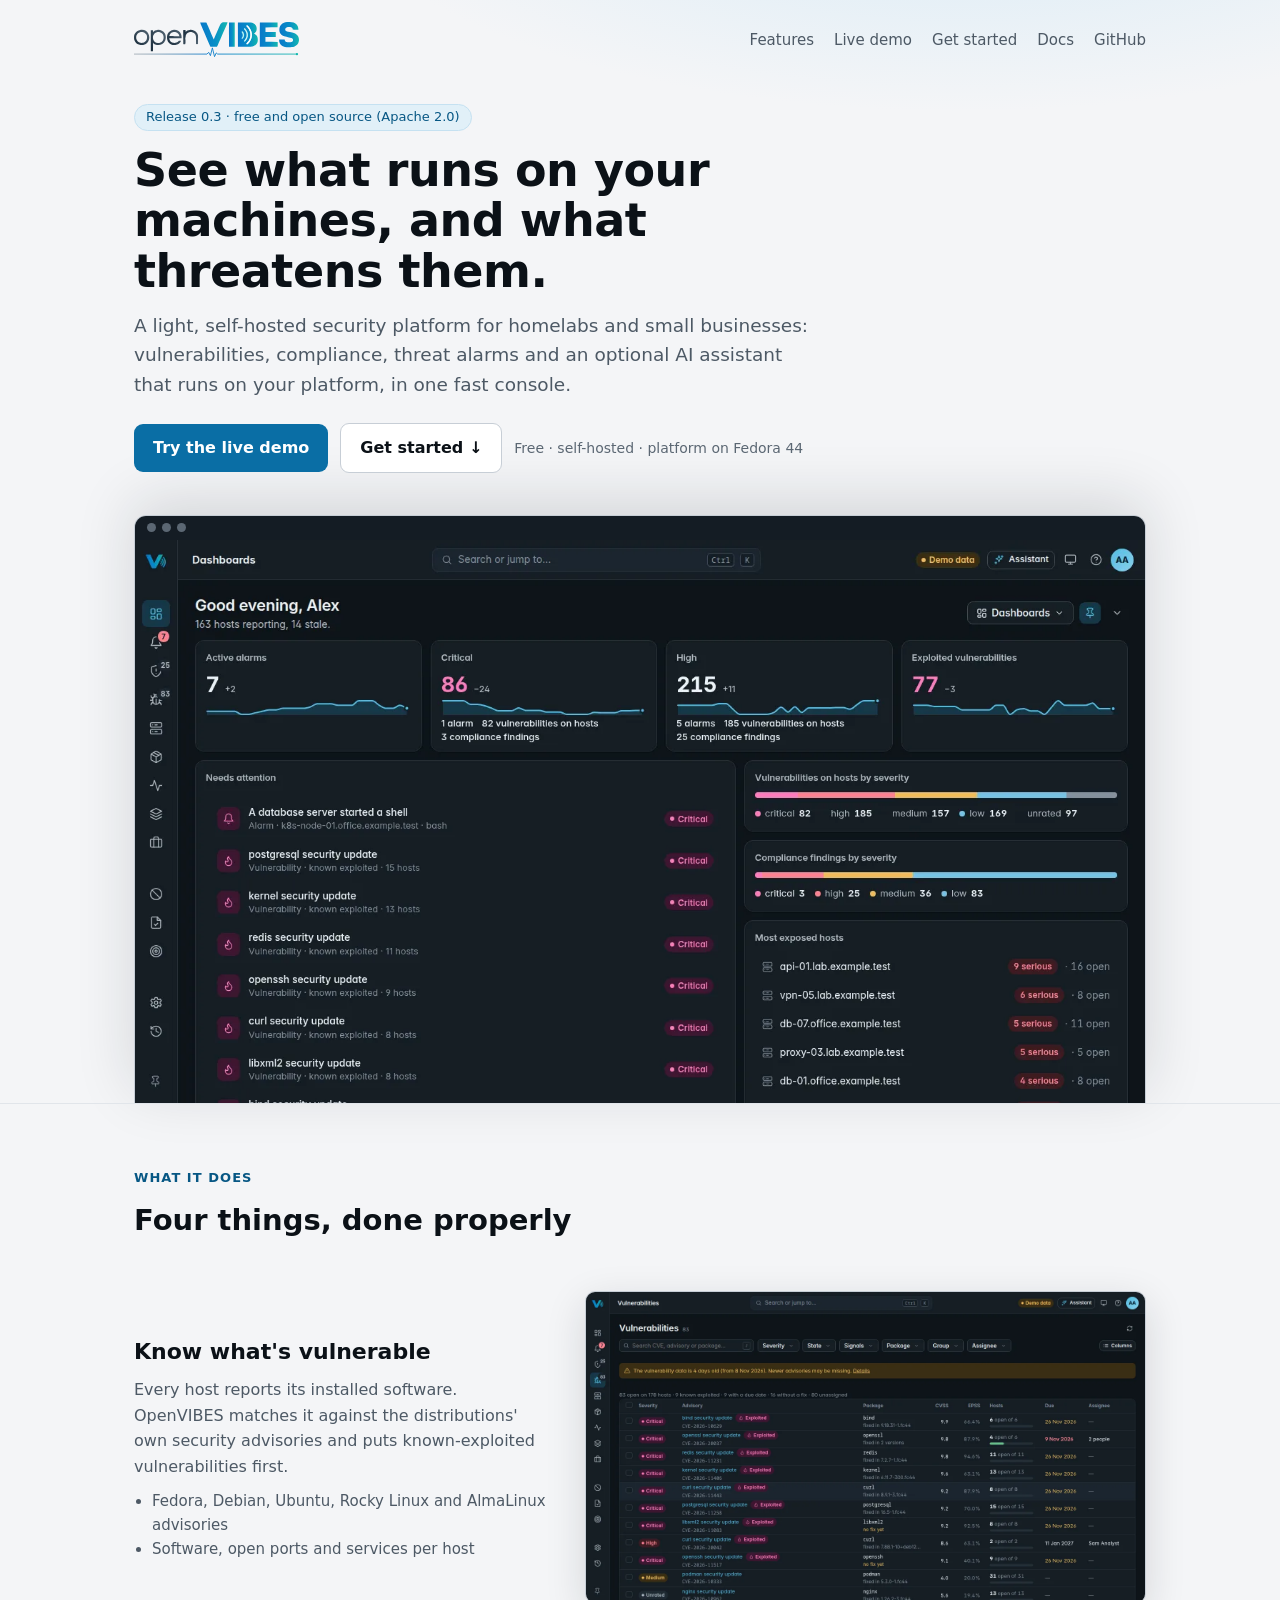
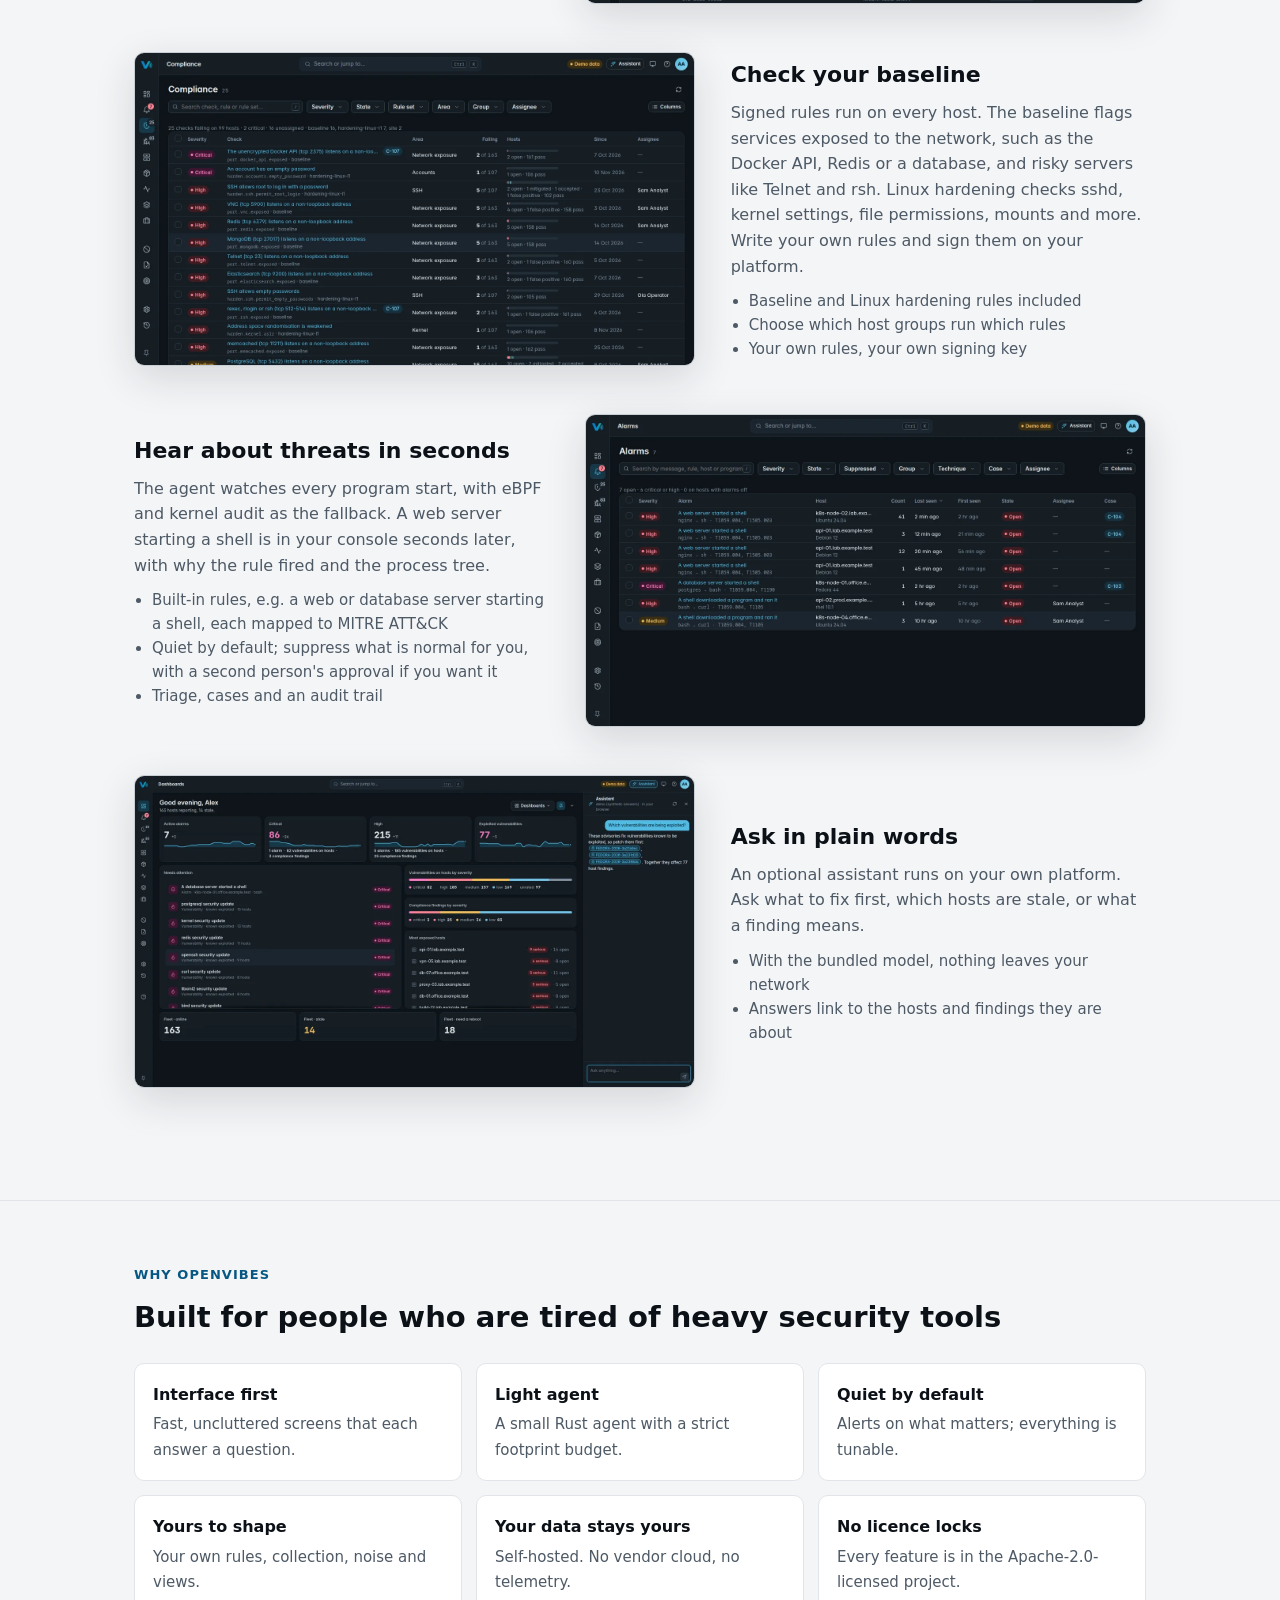
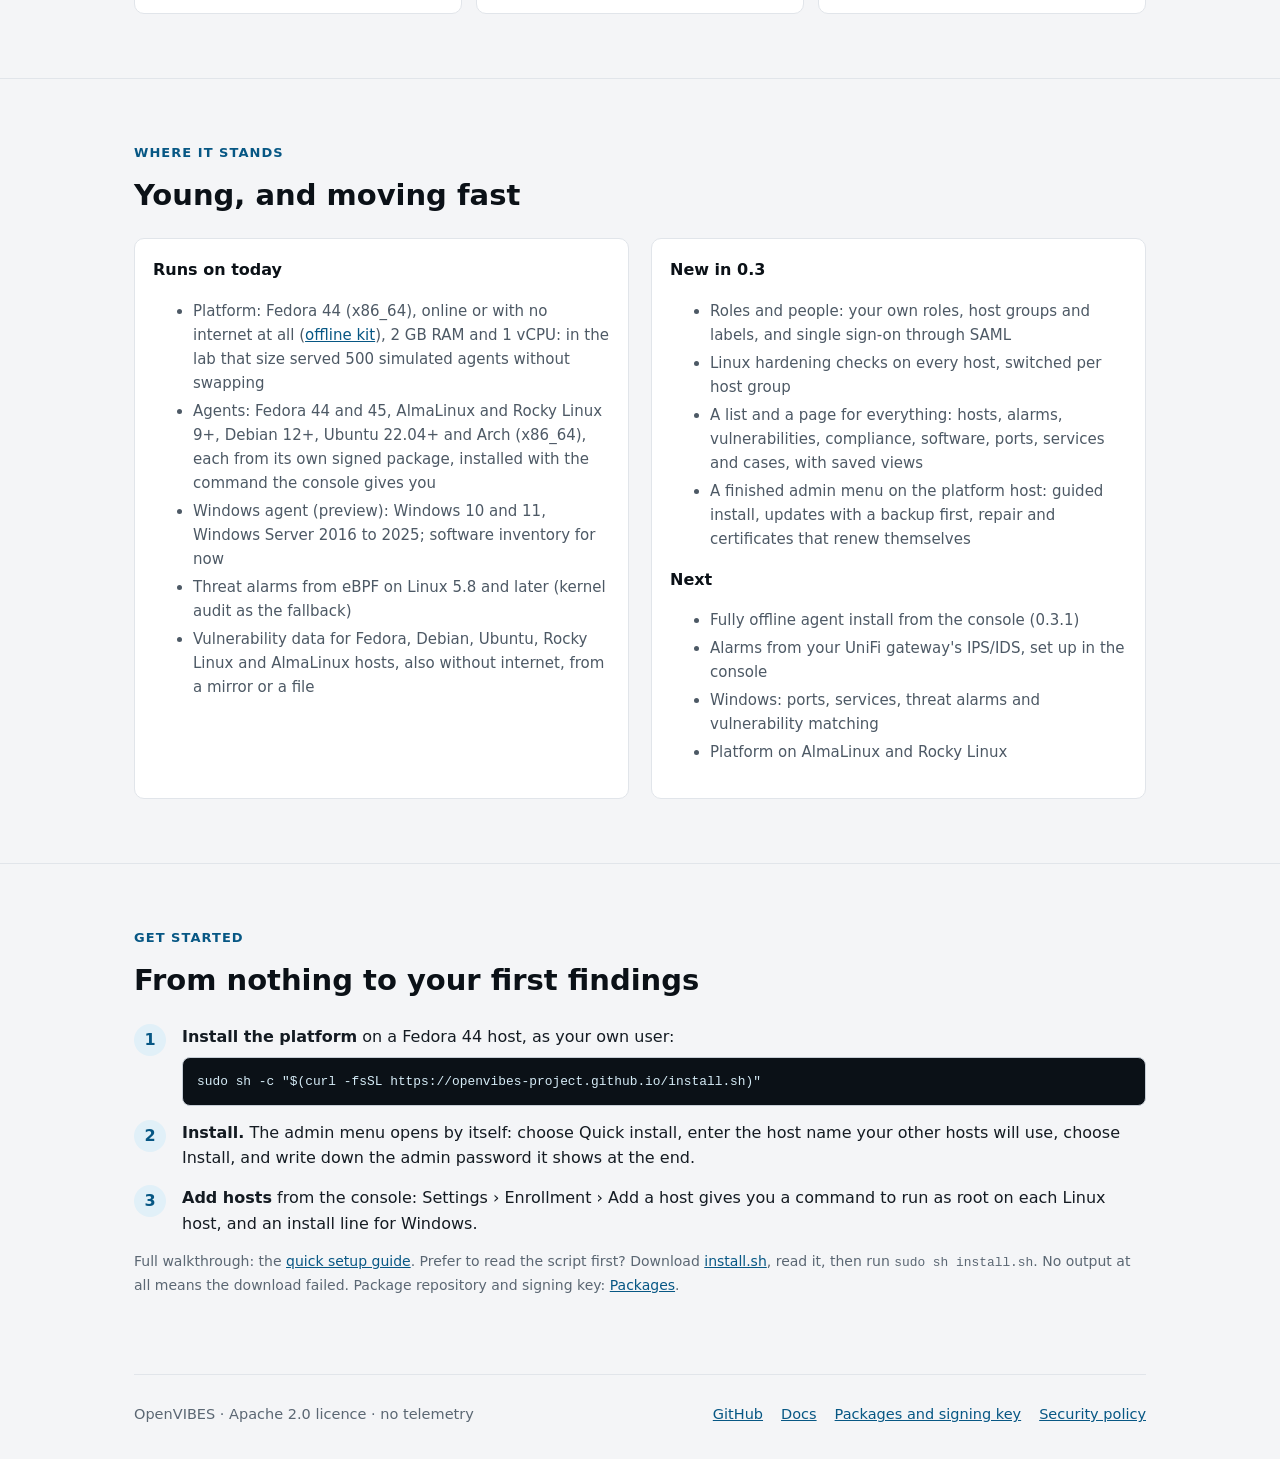
<file: index.html>
<!doctype html>
<html lang="en">
<head>
<meta charset="utf-8">
<meta name="viewport" content="width=device-width, initial-scale=1">
<title>OpenVIBES: light, self-hosted security for your own machines</title>
<meta name="description" content="Free and open-source security platform for homelabs and small businesses: vulnerabilities, compliance, threat alarms and an optional AI assistant that runs on your platform, self-hosted.">
<meta name="color-scheme" content="dark light">
<link rel="canonical" href="https://openvibes-project.github.io/">
<link rel="icon" href="assets/mark.svg" type="image/svg+xml">
<link rel="icon" href="assets/favicon-32.png" sizes="32x32" type="image/png">
<link rel="apple-touch-icon" href="assets/mark-192.png">
<link rel="stylesheet" href="site.css">
</head>
<body>
<header class="hero">
  <div class="wrap">
    <nav class="nav" aria-label="Main">
      <a class="logo" href="./"><img class="wm-dark" src="assets/wordmark-dark.svg" alt="OpenVIBES" width="165" height="35"><img class="wm-light" src="assets/wordmark-light.svg" alt="OpenVIBES" width="165" height="35"></a>
      <ul>
        <li><a href="#features">Features</a></li>
        <li><a href="https://openvibes-project.github.io/openvibes-platform/">Live demo</a></li>
        <li><a href="#get-started">Get started</a></li>
        <li><a href="https://github.com/openvibes-project/openvibes-platform/blob/main/docs/quick-setup.md">Docs</a></li>
        <li><a href="https://github.com/openvibes-project">GitHub</a></li>
      </ul>
    </nav>
    <span class="pill">Release 0.3 · free and open source (Apache 2.0)</span>
    <h1>See what runs on your machines, and what threatens them.</h1>
    <p class="lead">A light, self-hosted security platform for homelabs and small businesses: vulnerabilities, compliance, threat alarms and an optional AI assistant that runs on your platform, in one fast console.</p>
    <div class="btns">
      <a class="btn btn-primary" href="https://openvibes-project.github.io/openvibes-platform/">Try the live demo</a>
      <a class="btn btn-secondary" href="#get-started">Get started <span aria-hidden="true">↓</span></a>
      <span class="note">Free · self-hosted · platform on Fedora 44</span>
    </div>
    <div class="frame"><div class="bar" aria-hidden="true"><i></i><i></i><i></i></div>
      <img class="screen" src="assets/dashboard.webp" width="1414" height="788" alt="The OpenVIBES console's dashboard: active alarms, critical and high findings and exploited vulnerabilities with their trends, what needs attention first, findings by severity and the most exposed hosts.">
    </div>
  </div>
</header>

<main>
<section class="block" id="features"><div class="wrap">
  <div class="kicker">What it does</div>
  <h2>Four things, done properly</h2>

  <div class="feat"><div class="txt">
    <h3>Know what's vulnerable</h3>
    <p>Every host reports its installed software. OpenVIBES matches it against the distributions' own security advisories and puts known-exploited vulnerabilities first.</p>
    <ul><li>Fedora, Debian, Ubuntu, Rocky Linux and AlmaLinux advisories</li><li>Software, open ports and services per host</li></ul>
  </div><div class="shot"><img class="screen" src="assets/vulnerabilities.webp" width="1414" height="788" loading="lazy" alt="The Vulnerabilities list: one row per CVE with its severity, package and fixed version, CVSS and EPSS scores, known-exploited markers, open hosts and due dates."></div></div>

  <div class="feat rev"><div class="txt">
    <h3>Check your baseline</h3>
    <p>Signed rules run on every host. The baseline flags services exposed to the network, such as the Docker API, Redis or a database, and risky servers like Telnet and rsh. Linux hardening checks sshd, kernel settings, file permissions, mounts and more. Write your own rules and sign them on your platform.</p>
    <ul><li>Baseline and Linux hardening rules included</li><li>Choose which host groups run which rules</li><li>Your own rules, your own signing key</li></ul>
  </div><div class="shot"><img class="screen" src="assets/compliance.webp" width="1414" height="788" loading="lazy" alt="The Compliance list: one row per failing check, such as an exposed Docker API, an account with an empty password or SSH allowing root to log in with a password, with how many hosts fail it."></div></div>

  <div class="feat"><div class="txt">
    <h3>Hear about threats in seconds</h3>
    <p>The agent watches every program start, with eBPF and kernel audit as the fallback. A web server starting a shell is in your console seconds later, with why the rule fired and the process tree.</p>
    <ul><li>Built-in rules, e.g. a web or database server starting a shell, each mapped to MITRE ATT&amp;CK</li><li>Quiet by default; suppress what is normal for you, with a second person's approval if you want it</li><li>Triage, cases and an audit trail</li></ul>
  </div><div class="shot"><img class="screen" src="assets/alarm.webp" width="1414" height="788" loading="lazy" alt="The Alarms list: a web server or a database server that started a shell, and a shell that downloaded a program and ran it, each with its host, MITRE ATT&amp;CK techniques, count and state."></div></div>

  <div class="feat rev"><div class="txt">
    <h3>Ask in plain words</h3>
    <p>An optional assistant runs on your own platform. Ask what to fix first, which hosts are stale, or what a finding means.</p>
    <ul><li>With the bundled model, nothing leaves your network</li><li>Answers link to the hosts and findings they are about</li></ul>
  </div><div class="shot"><img class="screen" src="assets/assistant.webp" width="1414" height="788" loading="lazy" alt="The assistant beside the dashboard, answering 'Which vulnerabilities are being exploited?' with the advisories to patch first."></div></div>
</div></section>

<section class="block"><div class="wrap">
  <div class="kicker">Why OpenVIBES</div>
  <h2>Built for people who are tired of heavy security tools</h2>
  <div class="tiles">
    <div class="tile"><h3>Interface first</h3><span>Fast, uncluttered screens that each answer a question.</span></div>
    <div class="tile"><h3>Light agent</h3><span>A small Rust agent with a strict footprint budget.</span></div>
    <div class="tile"><h3>Quiet by default</h3><span>Alerts on what matters; everything is tunable.</span></div>
    <div class="tile"><h3>Yours to shape</h3><span>Your own rules, collection, noise and views.</span></div>
    <div class="tile"><h3>Your data stays yours</h3><span>Self-hosted. No vendor cloud, no telemetry.</span></div>
    <div class="tile"><h3>No licence locks</h3><span>Every feature is in the Apache-2.0-licensed project.</span></div>
  </div>
</div></section>

<section class="block"><div class="wrap">
  <div class="kicker">Where it stands</div>
  <h2>Young, and moving fast</h2>
  <div class="two">
    <div class="box"><h3>Runs on today</h3><ul>
      <li>Platform: Fedora 44 (x86_64), online or with no internet at all (<a href="packages.html#offline">offline kit</a>), 2 GB RAM and 1 vCPU: in the lab that size served 500 simulated agents without swapping</li>
      <li>Agents: Fedora 44 and 45, AlmaLinux and Rocky Linux 9+, Debian 12+, Ubuntu 22.04+ and Arch (x86_64), each from its own signed package, installed with the command the console gives you</li>
      <li>Windows agent (preview): Windows 10 and 11, Windows Server 2016 to 2025; software inventory for now</li>
      <li>Threat alarms from eBPF on Linux 5.8 and later (kernel audit as the fallback)</li>
      <li>Vulnerability data for Fedora, Debian, Ubuntu, Rocky Linux and AlmaLinux hosts, also without internet, from a mirror or a file</li>
    </ul></div>
    <div class="box"><h3>New in 0.3</h3><ul>
      <li>Roles and people: your own roles, host groups and labels, and single sign-on through SAML</li>
      <li>Linux hardening checks on every host, switched per host group</li>
      <li>A list and a page for everything: hosts, alarms, vulnerabilities, compliance, software, ports, services and cases, with saved views</li>
      <li>A finished admin menu on the platform host: guided install, updates with a backup first, repair and certificates that renew themselves</li>
    </ul><h3>Next</h3><ul>
      <li>Fully offline agent install from the console (0.3.1)</li>
      <li>Alarms from your UniFi gateway's IPS/IDS, set up in the console</li>
      <li>Windows: ports, services, threat alarms and vulnerability matching</li>
      <li>Platform on AlmaLinux and Rocky Linux</li>
    </ul></div>
  </div>
</div></section>

<section class="block" id="get-started"><div class="wrap">
  <div class="kicker">Get started</div>
  <h2>From nothing to your first findings</h2>
  <ol class="steps">
    <li class="step"><span class="n" aria-hidden="true">1</span><div><b>Install the platform</b> on a Fedora 44 host, as your own user:
      <pre><code>sudo sh -c "$(curl -fsSL https://openvibes-project.github.io/install.sh)"</code></pre></div></li>
    <li class="step"><span class="n" aria-hidden="true">2</span><div><b>Install.</b> The admin menu opens by itself: choose Quick install, enter the host name your other hosts will use, choose Install, and write down the admin password it shows at the end.</div></li>
    <li class="step"><span class="n" aria-hidden="true">3</span><div><b>Add hosts</b> from the console: Settings › Enrollment › Add a host gives you a command to run as root on each Linux host, and an install line for Windows.</div></li>
  </ol>
  <p class="note">Full walkthrough: the <a href="https://github.com/openvibes-project/openvibes-platform/blob/main/docs/quick-setup.md">quick setup guide</a>. Prefer to read the script first? Download <a href="install.sh">install.sh</a>, read it, then run <code>sudo sh install.sh</code>. No output at all means the download failed. Package repository and signing key: <a href="packages.html">Packages</a>.</p>
</div></section>
</main>

<div class="wrap"><footer class="foot">
  <span>OpenVIBES · Apache 2.0 licence · no telemetry</span>
  <ul>
    <li><a href="https://github.com/openvibes-project">GitHub</a></li>
    <li><a href="https://github.com/openvibes-project/openvibes-platform/blob/main/docs/quick-setup.md">Docs</a></li>
    <li><a href="packages.html">Packages and signing key</a></li>
    <li><a href="https://github.com/openvibes-project/openvibes-platform/security/policy">Security policy</a></li>
  </ul>
</footer></div>
</body>
</html>
</file>
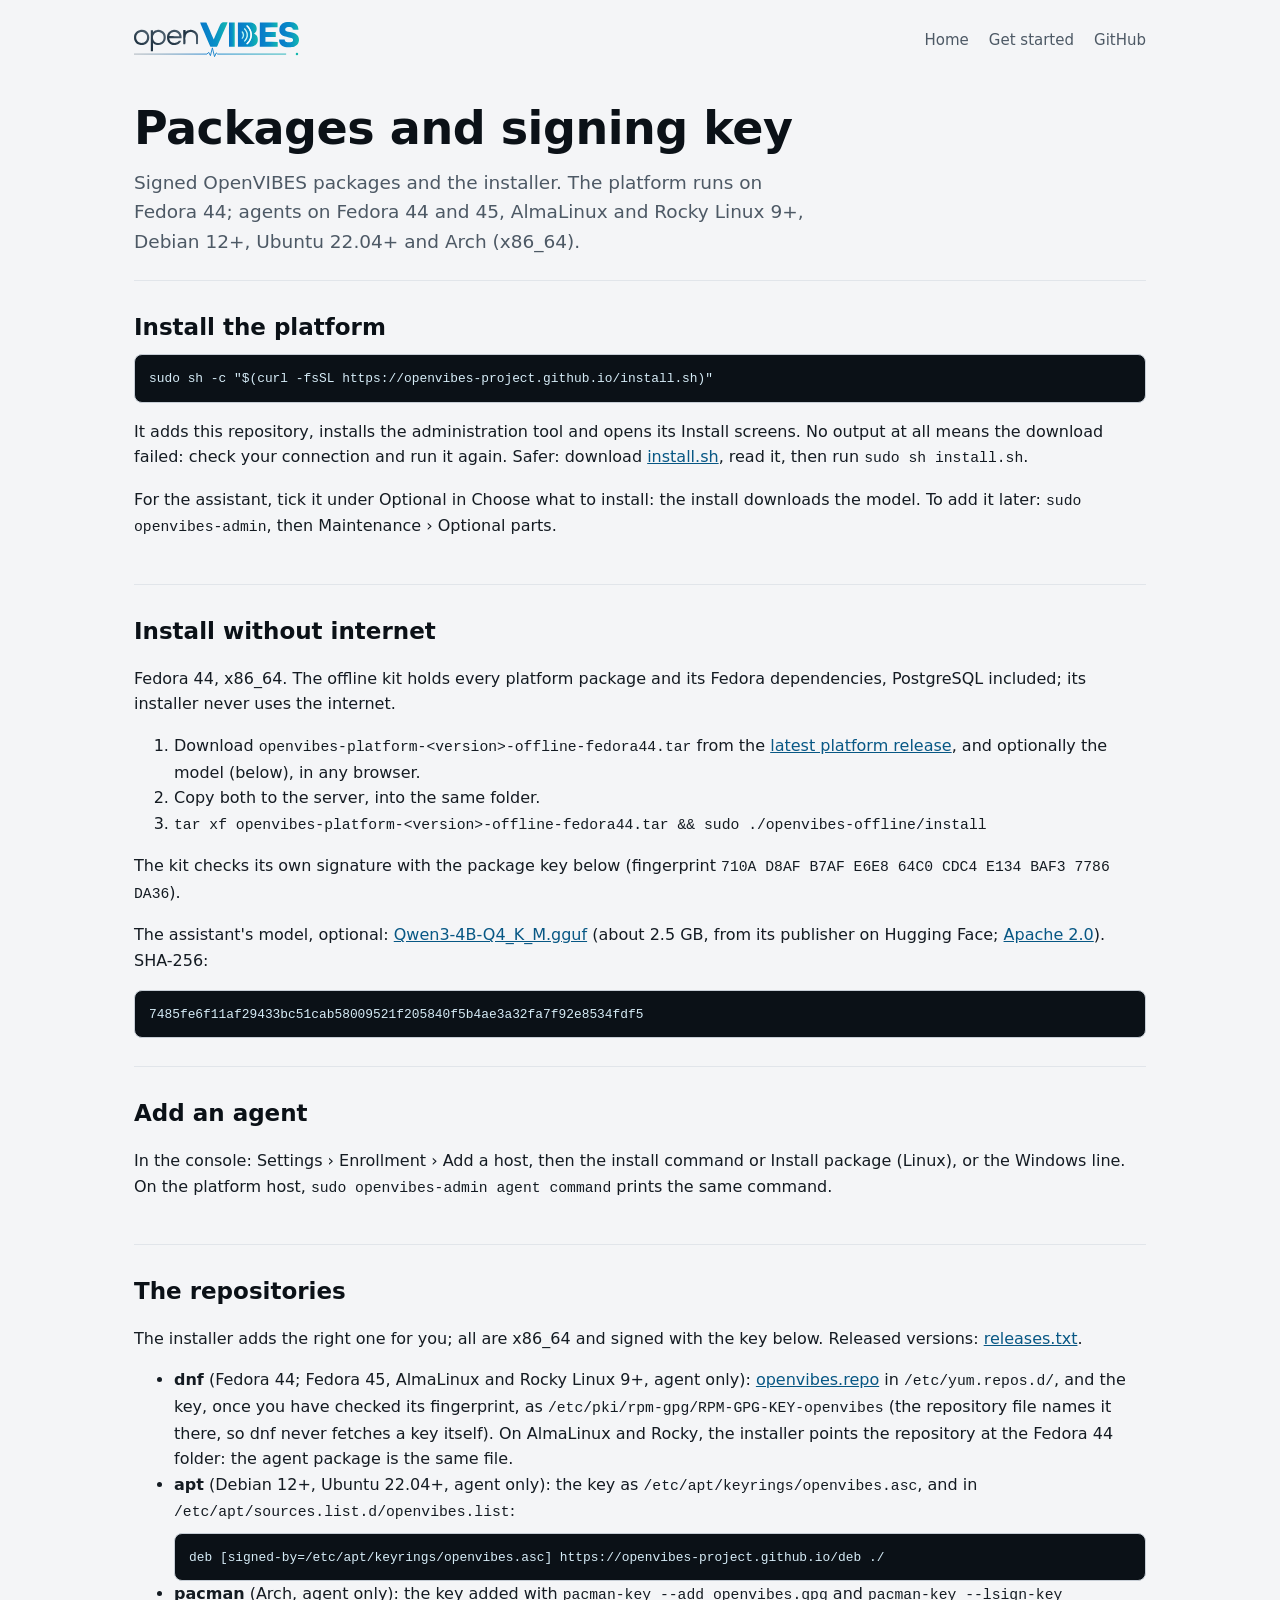
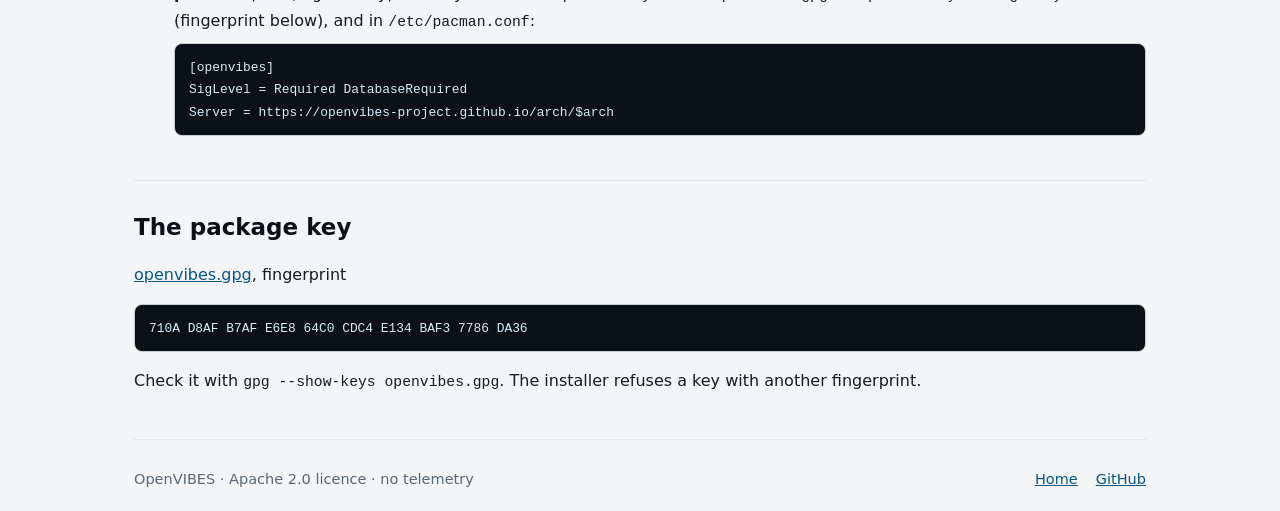
<file: packages.html>
<!doctype html>
<html lang="en">
<head>
<meta charset="utf-8">
<meta name="viewport" content="width=device-width, initial-scale=1">
<title>Packages and signing key · OpenVIBES</title>
<meta name="description" content="OpenVIBES packages: the installer, the signed dnf, apt and pacman repositories and their signing key with fingerprint.">
<meta name="color-scheme" content="dark light">
<link rel="canonical" href="https://openvibes-project.github.io/packages.html">
<link rel="icon" href="assets/mark.svg" type="image/svg+xml">
<link rel="icon" href="assets/favicon-32.png" sizes="32x32" type="image/png">
<link rel="apple-touch-icon" href="assets/mark-192.png">
<link rel="stylesheet" href="site.css">
</head>
<body>
<header class="wrap page-head">
  <nav class="nav" aria-label="Main">
    <a class="logo" href="./"><img class="wm-dark" src="assets/wordmark-dark.svg" alt="OpenVIBES" width="165" height="35"><img class="wm-light" src="assets/wordmark-light.svg" alt="OpenVIBES" width="165" height="35"></a>
    <ul><li><a href="./">Home</a></li><li><a href="./#get-started">Get started</a></li><li><a href="https://github.com/openvibes-project">GitHub</a></li></ul>
  </nav>
  <h1>Packages and signing key</h1>
  <p class="lead">Signed OpenVIBES packages and the installer. The platform runs on Fedora 44; agents on Fedora 44 and 45, AlmaLinux and Rocky Linux 9+, Debian 12+, Ubuntu 22.04+ and Arch (x86_64).</p>
</header>
<main class="wrap compact">
<section class="block">
  <h2>Install the platform</h2>
  <pre><code>sudo sh -c "$(curl -fsSL https://openvibes-project.github.io/install.sh)"</code></pre>
  <p>It adds this repository, installs the administration tool and opens its Install screens. No output at all means the download failed: check your connection and run it again. Safer: download <a href="install.sh">install.sh</a>, read it, then run <code>sudo sh install.sh</code>.</p>
  <p>For the assistant, tick it under Optional in Choose what to install: the install downloads the model. To add it later: <code>sudo openvibes-admin</code>, then Maintenance › Optional parts.</p>
</section>
<section class="block" id="offline">
  <h2>Install without internet</h2>
  <p>Fedora 44, x86_64. The offline kit holds every platform package and its Fedora dependencies, PostgreSQL included; its installer never uses the internet.</p>
  <ol>
    <li>Download <code>openvibes-platform-&lt;version&gt;-offline-fedora44.tar</code> from the <a href="https://github.com/openvibes-project/openvibes-platform/releases/latest">latest platform release</a>, and optionally the model (below), in any browser.</li>
    <li>Copy both to the server, into the same folder.</li>
    <li><code>tar xf openvibes-platform-&lt;version&gt;-offline-fedora44.tar &amp;&amp; sudo ./openvibes-offline/install</code></li>
  </ol>
  <p>The kit checks its own signature with the package key below (fingerprint <code>710A D8AF B7AF E6E8 64C0 CDC4 E134 BAF3 7786 DA36</code>).</p>
  <p>The assistant's model, optional: <a href="https://huggingface.co/Qwen/Qwen3-4B-GGUF/resolve/bc640142c66e1fdd12af0bd68f40445458f3869b/Qwen3-4B-Q4_K_M.gguf">Qwen3-4B-Q4_K_M.gguf</a> (about 2.5 GB, from its publisher on Hugging Face; <a href="https://huggingface.co/Qwen/Qwen3-4B-GGUF/resolve/bc640142c66e1fdd12af0bd68f40445458f3869b/LICENSE">Apache 2.0</a>). SHA-256:</p>
  <pre><code>7485fe6f11af29433bc51cab58009521f205840f5b4ae3a32fa7f92e8534fdf5</code></pre>
</section>
<section class="block">
  <h2>Add an agent</h2>
  <p>In the console: Settings › Enrollment › Add a host, then the install command or Install package (Linux), or the Windows line. On the platform host, <code>sudo openvibes-admin agent command</code> prints the same command.</p>
</section>
<section class="block">
  <h2>The repositories</h2>
  <p>The installer adds the right one for you; all are x86_64 and signed with the key below. Released versions: <a href="releases.txt">releases.txt</a>.</p>
  <ul>
    <li><b>dnf</b> (Fedora 44; Fedora 45, AlmaLinux and Rocky Linux 9+, agent only): <a href="openvibes.repo">openvibes.repo</a> in <code>/etc/yum.repos.d/</code>, and the key, once you have checked its fingerprint, as <code>/etc/pki/rpm-gpg/RPM-GPG-KEY-openvibes</code> (the repository file names it there, so dnf never fetches a key itself). On AlmaLinux and Rocky, the installer points the repository at the Fedora 44 folder: the agent package is the same file.</li>
    <li><b>apt</b> (Debian 12+, Ubuntu 22.04+, agent only): the key as <code>/etc/apt/keyrings/openvibes.asc</code>, and in <code>/etc/apt/sources.list.d/openvibes.list</code>:
      <pre><code>deb [signed-by=/etc/apt/keyrings/openvibes.asc] https://openvibes-project.github.io/deb ./</code></pre></li>
    <li><b>pacman</b> (Arch, agent only): the key added with <code>pacman-key --add openvibes.gpg</code> and <code>pacman-key --lsign-key</code> (fingerprint below), and in <code>/etc/pacman.conf</code>:
      <pre><code>[openvibes]
SigLevel = Required DatabaseRequired
Server = https://openvibes-project.github.io/arch/$arch</code></pre></li>
  </ul>
</section>
<section class="block">
  <h2>The package key</h2>
  <p><a href="openvibes.gpg">openvibes.gpg</a>, fingerprint</p>
  <pre><code>710A D8AF B7AF E6E8 64C0 CDC4 E134 BAF3 7786 DA36</code></pre>
  <p>Check it with <code>gpg --show-keys openvibes.gpg</code>. The installer refuses a key with another fingerprint.</p>
</section>
</main>
<div class="wrap"><footer class="foot"><span>OpenVIBES · Apache 2.0 licence · no telemetry</span><ul><li><a href="./">Home</a></li><li><a href="https://github.com/openvibes-project">GitHub</a></li></ul></footer></div>
</body>
</html>
</file>
<file: site.css>
/* OpenVIBES website (spec docs/specs/2026-10-08-website-design.md §4).
   Dark by default, light when the visitor's system asks for it. */
:root {
  color-scheme: dark light;
  --canvas: #0b1117; --surface: #0f171f; --line: #1d2a36; --line-2: #2b3946;
  --text: #dbe4ec; --strong: #ffffff; --muted: #9fb0bf; --faint: #8193a3;
  --accent: #0a6ea5; --accent-text: #4fb6e8; --code-bg: #070b0f; --code: #bfe3f5;
  --pill-bg: #13324a; --pill-fg: #8fd0f2; --pill-line: #1f4a68;
  --glow: #0e3a55; --shadow: rgba(0, 0, 0, .45);
}
@media (prefers-color-scheme: light) {
  :root {
    --canvas: #f4f5f7; --surface: #ffffff; --line: #e1e5ea; --line-2: #c7ced6;
    --text: #141b22; --strong: #0b1117; --muted: #4d5965; --faint: #5b6773;
    --accent: #0a6ea5; --accent-text: #075784; --code-bg: #0b1117; --code: #d6ecf7;
    --pill-bg: #e1f0f8; --pill-fg: #075784; --pill-line: #c5e1f1;
    --glow: #d6eaf6; --shadow: rgba(20, 27, 34, .14);
  }
}
* { box-sizing: border-box; }
body { margin: 0; background: var(--canvas); color: var(--text); font: 16px/1.6 system-ui, -apple-system, "Segoe UI", sans-serif; }
a { color: var(--accent-text); }
a:focus-visible, .btn:focus-visible { outline: 3px solid var(--accent-text); outline-offset: 3px; }
.wrap { max-width: 1060px; margin: 0 auto; padding: 0 24px; }
.page-head { padding-top: 22px; }
.hero { background: radial-gradient(1100px 420px at 75% -12%, var(--glow) 0%, var(--canvas) 58%); padding-top: 22px; }
.nav { display: flex; justify-content: space-between; align-items: center; flex-wrap: wrap; gap: 12px; margin-bottom: 46px; font-size: 15px; }
.nav ul { display: flex; flex-wrap: wrap; gap: 6px 20px; list-style: none; margin: 0; padding: 0; }
.nav a { color: var(--muted); text-decoration: none; }
.nav a:hover { color: var(--strong); }
.logo img { height: 35px; width: auto; display: block; }
/* As specific as `.logo img`, which would otherwise show both. */
.logo .wm-light { display: none; }
@media (prefers-color-scheme: light) { .logo .wm-dark { display: none; } .logo .wm-light { display: block; } }
.pill { display: inline-block; font-size: 13px; padding: 2px 11px; border-radius: 999px; background: var(--pill-bg); color: var(--pill-fg); border: 1px solid var(--pill-line); margin-bottom: 14px; }
h1 { font-size: clamp(32px, 5vw, 46px); line-height: 1.1; margin: 0 0 14px; color: var(--strong); max-width: 22ch; letter-spacing: -.01em; }
.lead { font-size: 18.5px; color: var(--muted); max-width: 58ch; margin: 0 0 24px; }
.btns { display: flex; flex-wrap: wrap; gap: 12px; align-items: center; margin-bottom: 42px; }
.btn { display: inline-block; padding: 11px 19px; border-radius: 9px; font-weight: 650; text-decoration: none; }
.btn-primary { background: var(--accent); color: #fff; }
.btn-primary:hover { background: #075784; }
.btn-secondary { border: 1px solid var(--line-2); color: var(--strong); background: var(--surface); }
.note { font-size: 14px; color: var(--faint); }
.frame { border: 1px solid var(--line-2); border-bottom: 0; border-radius: 12px 12px 0 0; overflow: hidden; box-shadow: 0 -14px 60px var(--shadow); }
.bar { height: 24px; background: #141c24; display: flex; gap: 6px; align-items: center; padding: 0 12px; }
.bar i { width: 9px; height: 9px; border-radius: 50%; background: #5b6773; }
img.screen { display: block; width: 100%; height: auto; }
section.block { padding: 64px 0; border-top: 1px solid var(--line); }
.compact section.block { padding: 28px 0; }
.compact h2 { font-size: 23px; }
h2 { font-size: 29px; color: var(--strong); margin: 0 0 8px; }
.kicker { font-size: 13px; text-transform: uppercase; letter-spacing: .08em; color: var(--accent-text); font-weight: 650; margin-bottom: 8px; }
.feat { display: grid; grid-template-columns: 1fr 1.35fr; gap: 36px; align-items: center; margin: 48px 0; }
.feat.rev { grid-template-columns: 1.35fr 1fr; }
.feat.rev .txt { order: 2; }
.feat h3 { color: var(--strong); font-size: 22px; margin: 0 0 8px; }
.feat p { color: var(--muted); margin: 0 0 10px; }
.feat ul { margin: 0; padding-left: 18px; color: var(--muted); font-size: 15px; }
.shot { border: 1px solid var(--line-2); border-radius: 10px; overflow: hidden; box-shadow: 0 12px 40px var(--shadow); }
.tiles { display: grid; grid-template-columns: repeat(3, 1fr); gap: 14px; margin-top: 22px; }
.tile, .box { background: var(--surface); border: 1px solid var(--line); border-radius: 10px; padding: 18px; }
.tile h3, .box h3 { color: var(--strong); display: block; margin: 0 0 4px; font-size: 16px; }
.tile span { color: var(--muted); font-size: 15px; }
.two { display: grid; grid-template-columns: 1fr 1fr; gap: 22px; margin-top: 20px; }
.box ul + h3 { margin-top: 16px; }
.box li { color: var(--muted); font-size: 15px; margin: 4px 0; }
.steps { list-style: none; padding: 0; margin: 20px 0 0; display: grid; gap: 14px; }
.step { display: grid; grid-template-columns: 36px minmax(0, 1fr); gap: 12px; }
.n { width: 32px; height: 32px; border-radius: 50%; background: var(--pill-bg); color: var(--pill-fg); display: flex; align-items: center; justify-content: center; font-weight: 700; }
pre { background: var(--code-bg); border: 1px solid var(--line-2); border-radius: 8px; padding: 12px 14px; color: var(--code); font-size: 14px; overflow-x: auto; margin: 8px 0 0; }
code { font-size: .92em; }
footer.foot { border-top: 1px solid var(--line); padding: 28px 0 34px; color: var(--faint); font-size: 14.5px; display: flex; justify-content: space-between; flex-wrap: wrap; gap: 10px; }
footer.foot ul { display: flex; flex-wrap: wrap; gap: 6px 18px; list-style: none; margin: 0; padding: 0; }
@media (max-width: 760px) {
  .feat, .feat.rev, .two { grid-template-columns: 1fr; }
  .feat.rev .txt { order: 0; }
  .tiles { grid-template-columns: 1fr; }
  section.block { padding: 48px 0; }
}
@media (min-width: 761px) and (max-width: 960px) { .tiles { grid-template-columns: repeat(2, 1fr); } }
</file>
